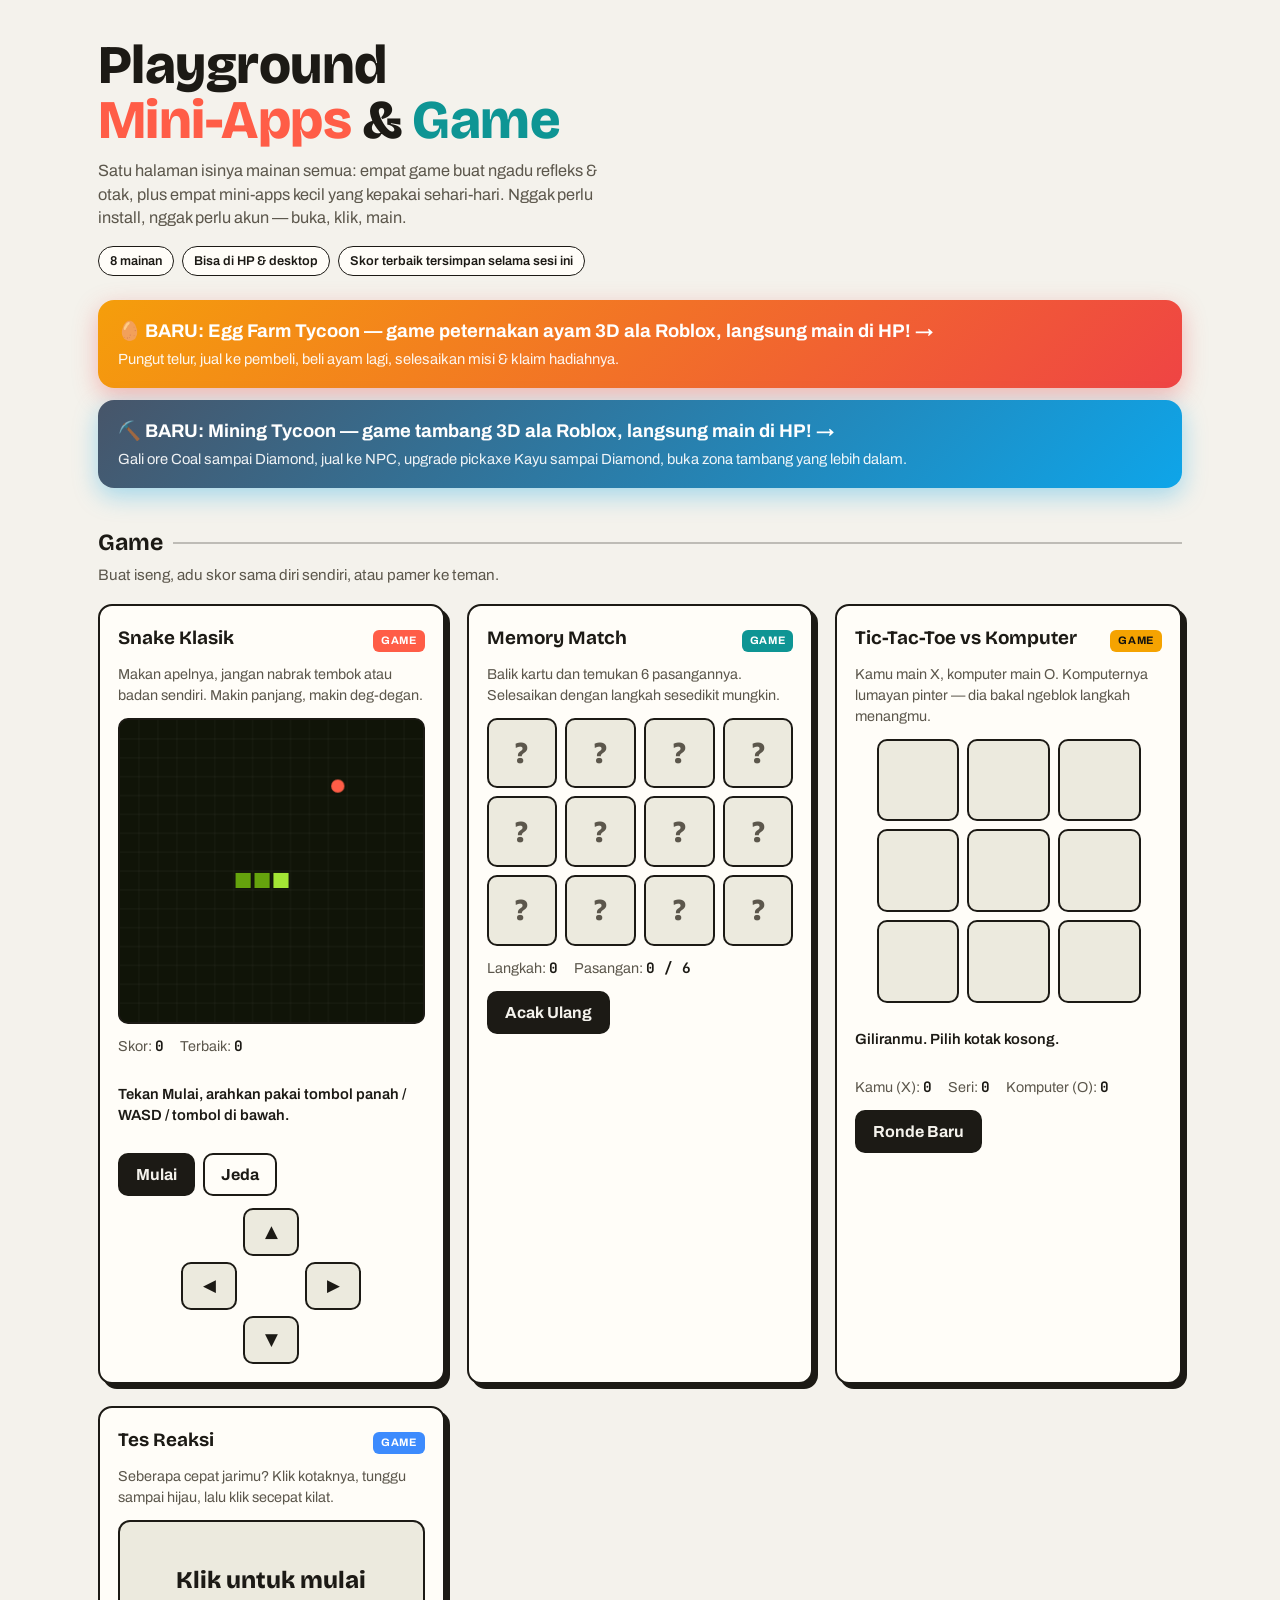
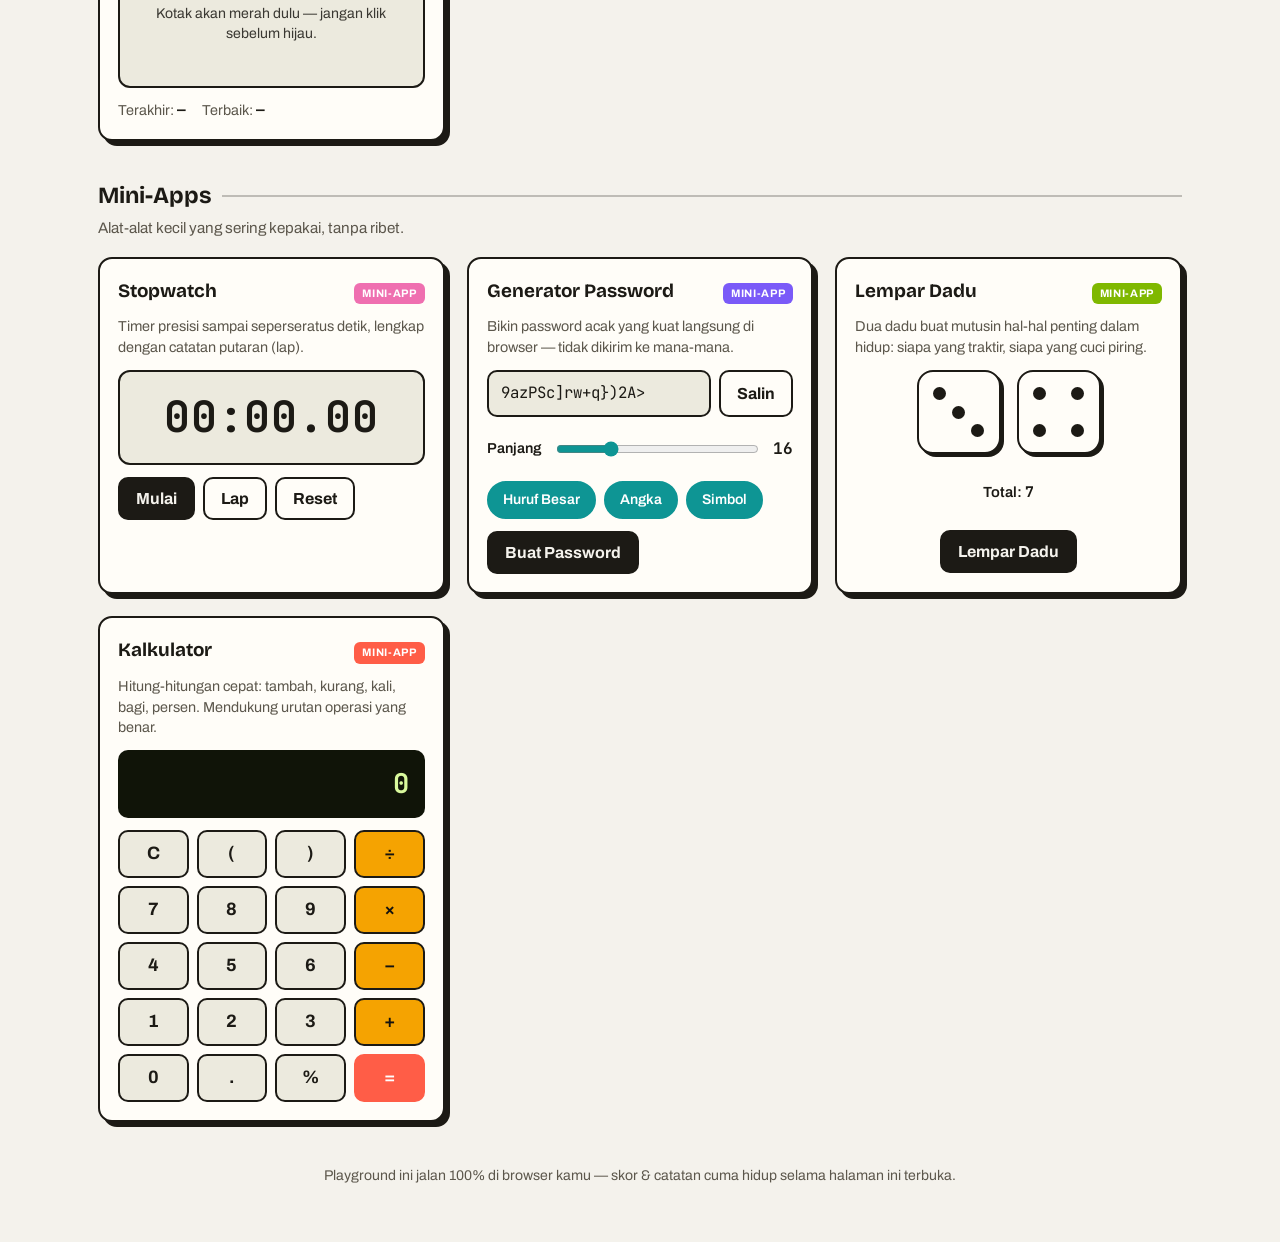
<file: index.html>
<!doctype html>
<html lang="id">
  <head>
    <meta charset="utf-8" />
    <meta name="viewport" content="width=device-width, initial-scale=1, viewport-fit=cover" />
    <meta name="color-scheme" content="light dark" />
    <link rel="icon" href="data:," />
    <title>Playground Mini-Apps &amp; Game</title>
    <link rel="preconnect" href="https://fonts.googleapis.com" />
    <link rel="preconnect" href="https://fonts.gstatic.com" crossorigin />
    <link href="https://fonts.googleapis.com/css2?family=Bricolage+Grotesque:opsz,wght@12..96,500;12..96,700;12..96,800&family=Archivo:wght@400;500;600;700&family=JetBrains+Mono:wght@500;700&display=swap" rel="stylesheet" />
    <style>
      :root {
        --bg: #f4f2ec;
        --surface: #fffdf8;
        --surface-2: #eceade;
        --ink: #1c1a15;
        --ink-soft: #5c574c;
        --line: #1c1a15;
        --shadow: 5px 5px 0 var(--ink);
        --coral: #ff5d47;
        --teal: #0e9594;
        --amber: #f5a301;
        --sky: #3d8bfd;
        --pink: #ef6fb0;
        --lime: #7fb800;
        --violet: #7a5af8;
        --radius: 14px;
      }
      @media (prefers-color-scheme: dark) {
        :root {
          --bg: #14161a;
          --surface: #1e2126;
          --surface-2: #262a30;
          --ink: #f2efe6;
          --ink-soft: #a8a294;
          --line: #f2efe6;
          --shadow: 5px 5px 0 rgba(0,0,0,.55);
        }
      }
      * { box-sizing: border-box; }
      html { -webkit-text-size-adjust: 100%; }
      body {
        margin: 0;
        background: var(--bg);
        color: var(--ink);
        font-family: "Archivo", system-ui, -apple-system, sans-serif;
        line-height: 1.45;
      }
      button, input { font: inherit; }
      button { min-height: 40px; cursor: pointer; }
      .mono { font-family: "JetBrains Mono", ui-monospace, monospace; }

      .wrap { max-width: 1120px; margin: 0 auto; padding: 28px 18px 56px; }

      header.hero { padding: 10px 0 6px; }
      .hero h1 {
        font-family: "Bricolage Grotesque", "Archivo", sans-serif;
        font-weight: 800;
        font-size: clamp(2.1rem, 6vw, 3.4rem);
        line-height: 1.02;
        letter-spacing: -0.01em;
        margin: 0 0 10px;
      }
      .hero h1 .hl-coral { color: var(--coral); }
      .hero h1 .hl-teal { color: var(--teal); }
      .hero p { margin: 0; max-width: 56ch; color: var(--ink-soft); font-size: 1.02rem; }
      .hero .chips { display: flex; flex-wrap: wrap; gap: 8px; margin-top: 16px; }
      .chip {
        font-size: .8rem; font-weight: 600; padding: 5px 11px;
        border: 1.5px solid var(--line); border-radius: 999px; background: var(--surface);
      }

      h2.section-title {
        font-family: "Bricolage Grotesque", "Archivo", sans-serif;
        font-size: 1.45rem; font-weight: 700; margin: 38px 0 4px;
        display: flex; align-items: center; gap: 10px;
      }
      h2.section-title::after { content: ""; flex: 1; height: 2px; background: var(--line); opacity: .25; }
      .section-sub { margin: 0 0 18px; color: var(--ink-soft); font-size: .95rem; }

      .grid { display: grid; grid-template-columns: repeat(auto-fit, minmax(320px, 1fr)); gap: 22px; }
      @media (max-width: 380px) { .grid { grid-template-columns: 1fr; } }

      .card {
        background: var(--surface);
        border: 2px solid var(--line);
        border-radius: var(--radius);
        box-shadow: var(--shadow);
        padding: 18px;
        display: flex; flex-direction: column; gap: 12px;
      }
      .card-head { display: flex; align-items: baseline; justify-content: space-between; gap: 10px; }
      .card-head h3 {
        font-family: "Bricolage Grotesque", "Archivo", sans-serif;
        font-size: 1.18rem; font-weight: 700; margin: 0;
      }
      .tag {
        font-size: .68rem; font-weight: 700; letter-spacing: .06em; text-transform: uppercase;
        padding: 3px 8px; border-radius: 6px; color: #141310; white-space: nowrap;
      }
      .tag.coral { background: var(--coral); color: #fff; }
      .tag.teal { background: var(--teal); color: #fff; }
      .tag.amber { background: var(--amber); }
      .tag.sky { background: var(--sky); color: #fff; }
      .tag.pink { background: var(--pink); color: #fff; }
      .tag.lime { background: var(--lime); color: #fff; }
      .tag.violet { background: var(--violet); color: #fff; }
      .card p.desc { margin: 0; color: var(--ink-soft); font-size: .9rem; }
      .status { font-size: .92rem; font-weight: 600; min-height: 1.35em; }
      .status:empty { display: none; }

      .btn {
        border: 2px solid var(--line); border-radius: 10px; background: var(--surface);
        color: var(--ink); font-weight: 700; padding: 8px 16px;
        transition: transform .08s ease, background .15s ease;
      }
      .btn:hover { background: var(--surface-2); }
      .btn:active { transform: translate(2px, 2px); }
      .btn.primary { background: var(--ink); color: var(--bg); }
      .btn.primary:hover { opacity: .88; background: var(--ink); }
      .btn-row { display: flex; flex-wrap: wrap; gap: 8px; }
      .score-line { display: flex; gap: 16px; flex-wrap: wrap; font-size: .9rem; color: var(--ink-soft); }
      .score-line b { color: var(--ink); }

      /* ---------- Snake ---------- */
      .snake-stage { position: relative; align-self: center; width: 100%; max-width: 320px; }
      canvas#snakeCanvas {
        width: 100%; height: auto; display: block;
        background: #101408; border: 2px solid var(--line); border-radius: 10px;
        touch-action: none;
      }
      .dpad { display: grid; grid-template-columns: repeat(3, 56px); grid-template-rows: repeat(3, 48px); gap: 6px; justify-content: center; }
      .dpad button {
        border: 2px solid var(--line); border-radius: 10px; background: var(--surface-2);
        color: var(--ink); font-size: 1.05rem; font-weight: 700; min-height: 44px;
      }
      .dpad button:active { background: var(--amber); }
      .dpad .up { grid-column: 2; grid-row: 1; }
      .dpad .left { grid-column: 1; grid-row: 2; }
      .dpad .right { grid-column: 3; grid-row: 2; }
      .dpad .down { grid-column: 2; grid-row: 3; }

      /* ---------- Memory ---------- */
      .mem-grid { display: grid; grid-template-columns: repeat(4, 1fr); gap: 8px; }
      .mem-card {
        aspect-ratio: 1; border: 2px solid var(--line); border-radius: 10px;
        background: var(--surface-2); font-size: clamp(1.4rem, 6vw, 1.9rem);
        display: flex; align-items: center; justify-content: center;
        padding: 0; min-height: 44px; user-select: none;
        transition: transform .15s ease, background .15s ease;
      }
      .mem-card .face { display: none; }
      .mem-card .back { color: var(--ink-soft); font-weight: 800; font-family: "Bricolage Grotesque", sans-serif; }
      .mem-card.open, .mem-card.done { background: var(--surface); transform: rotateY(0); }
      .mem-card.open .face, .mem-card.done .face { display: block; }
      .mem-card.open .back, .mem-card.done .back { display: none; }
      .mem-card.done { background: #e7f4d4; border-color: var(--lime); }
      @media (prefers-color-scheme: dark) { .mem-card.done { background: #2c3a17; } }

      /* ---------- Tic-Tac-Toe ---------- */
      .ttt-grid { display: grid; grid-template-columns: repeat(3, 1fr); gap: 8px; max-width: 264px; margin: 0 auto; width: 100%; }
      .ttt-cell {
        aspect-ratio: 1; border: 2px solid var(--line); border-radius: 10px;
        background: var(--surface-2); font-family: "Bricolage Grotesque", sans-serif;
        font-size: 2rem; font-weight: 800; color: var(--ink); padding: 0; min-height: 56px;
      }
      .ttt-cell.win { background: var(--amber); color: #141310; }
      .ttt-cell:disabled { cursor: default; opacity: 1; }

      /* ---------- Reaction ---------- */
      .react-box {
        border: 2px solid var(--line); border-radius: 12px; min-height: 168px;
        display: flex; flex-direction: column; align-items: center; justify-content: center;
        gap: 6px; text-align: center; padding: 18px; cursor: pointer; user-select: none;
        background: var(--surface-2); color: var(--ink); width: 100%;
      }
      .react-box .big { font-family: "Bricolage Grotesque", sans-serif; font-size: 1.5rem; font-weight: 800; }
      .react-box .small { font-size: .88rem; opacity: .85; }
      .react-box.wait { background: var(--coral); color: #fff; border-color: var(--coral); }
      .react-box.ready { background: var(--lime); color: #fff; border-color: var(--lime); }

      /* ---------- Stopwatch ---------- */
      .sw-display {
        font-size: clamp(2rem, 8vw, 2.7rem); font-weight: 700; text-align: center;
        background: var(--surface-2); border: 2px solid var(--line); border-radius: 12px;
        padding: 14px 8px; letter-spacing: .02em;
      }
      .lap-list { margin: 0; padding: 0; list-style: none; max-height: 132px; overflow-y: auto; font-size: .92rem; }
      .lap-list li { display: flex; justify-content: space-between; padding: 5px 2px; border-bottom: 1px dashed color-mix(in srgb, var(--ink) 25%, transparent); }
      .lap-list:empty { display: none; }

      /* ---------- Password ---------- */
      .pw-out {
        display: flex; gap: 8px; align-items: stretch;
      }
      .pw-out output {
        flex: 1; min-width: 0; background: var(--surface-2); border: 2px solid var(--line);
        border-radius: 10px; padding: 10px 12px; font-size: .98rem;
        overflow-x: auto; white-space: nowrap; display: flex; align-items: center;
      }
      .pw-len { display: flex; align-items: center; gap: 12px; }
      .pw-len input[type="range"] { flex: 1; min-height: 36px; accent-color: var(--teal); }
      .toggle-row { display: flex; flex-wrap: wrap; gap: 8px; }
      .toggle {
        border: 2px solid var(--line); border-radius: 999px; background: var(--surface);
        color: var(--ink-soft); font-weight: 600; font-size: .88rem; padding: 6px 14px; min-height: 38px;
      }
      .toggle[aria-pressed="true"] { background: var(--teal); border-color: var(--teal); color: #fff; }

      /* ---------- Dice ---------- */
      .dice-row { display: flex; gap: 16px; justify-content: center; align-items: center; }
      .die {
        width: 84px; height: 84px; background: var(--surface); border: 2.5px solid var(--line);
        border-radius: 16px; display: grid; grid-template-columns: repeat(3, 1fr); grid-template-rows: repeat(3, 1fr);
        padding: 12px; box-shadow: 3px 3px 0 var(--ink);
      }
      .die .pip { width: 13px; height: 13px; border-radius: 50%; background: var(--ink); place-self: center; visibility: hidden; }
      .die .pip.on { visibility: visible; }
      .die.rolling { animation: shake .45s ease; }
      @keyframes shake {
        0%,100% { transform: rotate(0); } 20% { transform: rotate(-9deg) translateY(-4px); }
        45% { transform: rotate(8deg); } 70% { transform: rotate(-6deg) translateY(2px); }
      }

      /* ---------- Calculator ---------- */
      .calc-display {
        background: #101408; color: #d9f99d; border-radius: 10px; padding: 14px 16px;
        font-size: 1.7rem; font-weight: 700; text-align: right; min-height: 64px;
        overflow-x: auto; white-space: nowrap;
      }
      .calc-grid { display: grid; grid-template-columns: repeat(4, 1fr); gap: 8px; }
      .calc-grid button {
        border: 2px solid var(--line); border-radius: 10px; background: var(--surface-2);
        color: var(--ink); font-size: 1.12rem; font-weight: 700; min-height: 48px; padding: 6px 0;
      }
      .calc-grid button.op { background: var(--amber); color: #141310; }
      .calc-grid button.eq { background: var(--coral); color: #fff; border-color: var(--coral); }
      .calc-grid button:active { transform: translate(1px, 1px); }

      footer { margin-top: 44px; color: var(--ink-soft); font-size: .88rem; text-align: center; }

      @media (prefers-reduced-motion: reduce) {
        .die.rolling { animation: none; }
        * { transition: none !important; }
      }
    </style>
  </head>
  <body>
    <div class="wrap">
      <header class="hero">
        <h1>Playground<br /><span class="hl-coral">Mini-Apps</span> &amp; <span class="hl-teal">Game</span></h1>
        <p>Satu halaman isinya mainan semua: empat game buat ngadu refleks &amp; otak, plus empat mini-apps kecil yang kepakai sehari-hari. Nggak perlu install, nggak perlu akun — buka, klik, main.</p>
        <div class="chips">
          <span class="chip">8 mainan</span>
          <span class="chip">Bisa di HP &amp; desktop</span>
          <span class="chip">Skor terbaik tersimpan selama sesi ini</span>
        </div>
      </header>

      <a href="egg-farm/" style="display:block;margin:18px 0 6px;padding:18px 20px;border-radius:16px;background:linear-gradient(135deg,#f59e0b,#ef4444);color:#fff;text-decoration:none;font-weight:700;font-size:1.15rem;box-shadow:0 8px 24px rgba(239,68,68,.35)">
        🥚 BARU: Egg Farm Tycoon — game peternakan ayam 3D ala Roblox, langsung main di HP! &rarr;
        <span style="display:block;font-weight:400;font-size:.92rem;opacity:.92;margin-top:4px">Pungut telur, jual ke pembeli, beli ayam lagi, selesaikan misi &amp; klaim hadiahnya.</span>
      </a>

      <a href="mining/" style="display:block;margin:12px 0 6px;padding:18px 20px;border-radius:16px;background:linear-gradient(135deg,#475569,#0ea5e9);color:#fff;text-decoration:none;font-weight:700;font-size:1.15rem;box-shadow:0 8px 24px rgba(14,165,233,.35)">
        ⛏️ BARU: Mining Tycoon — game tambang 3D ala Roblox, langsung main di HP! &rarr;
        <span style="display:block;font-weight:400;font-size:.92rem;opacity:.92;margin-top:4px">Gali ore Coal sampai Diamond, jual ke NPC, upgrade pickaxe Kayu sampai Diamond, buka zona tambang yang lebih dalam.</span>
      </a>

      <h2 class="section-title">Game</h2>
      <p class="section-sub">Buat iseng, adu skor sama diri sendiri, atau pamer ke teman.</p>

      <div class="grid">
        <!-- SNAKE -->
        <section class="card" aria-labelledby="t-snake">
          <div class="card-head"><h3 id="t-snake">Snake Klasik</h3><span class="tag coral">Game</span></div>
          <p class="desc">Makan apelnya, jangan nabrak tembok atau badan sendiri. Makin panjang, makin deg-degan.</p>
          <div class="snake-stage">
            <canvas id="snakeCanvas" width="320" height="320" aria-label="Arena permainan snake"></canvas>
          </div>
          <div class="score-line">
            <span>Skor: <b class="mono" id="snakeScore">0</b></span>
            <span>Terbaik: <b class="mono" id="snakeBest">0</b></span>
          </div>
          <p class="status" id="snakeStatus">Tekan Mulai, arahkan pakai tombol panah / WASD / tombol di bawah.</p>
          <div class="btn-row">
            <button class="btn primary" id="snakeStart" type="button">Mulai</button>
            <button class="btn" id="snakePause" type="button">Jeda</button>
          </div>
          <div class="dpad" aria-label="Kontrol arah snake">
            <button type="button" class="up" data-dir="up" aria-label="Atas">▲</button>
            <button type="button" class="left" data-dir="left" aria-label="Kiri">◀</button>
            <button type="button" class="right" data-dir="right" aria-label="Kanan">▶</button>
            <button type="button" class="down" data-dir="down" aria-label="Bawah">▼</button>
          </div>
        </section>

        <!-- MEMORY -->
        <section class="card" aria-labelledby="t-memory">
          <div class="card-head"><h3 id="t-memory">Memory Match</h3><span class="tag teal">Game</span></div>
          <p class="desc">Balik kartu dan temukan 6 pasangannya. Selesaikan dengan langkah sesedikit mungkin.</p>
          <div class="mem-grid" id="memGrid" role="group" aria-label="Kartu memory"></div>
          <div class="score-line">
            <span>Langkah: <b class="mono" id="memMoves">0</b></span>
            <span>Pasangan: <b class="mono" id="memPairs">0 / 6</b></span>
          </div>
          <p class="status" id="memStatus"></p>
          <div class="btn-row">
            <button class="btn primary" id="memReset" type="button">Acak Ulang</button>
          </div>
        </section>

        <!-- TIC TAC TOE -->
        <section class="card" aria-labelledby="t-ttt">
          <div class="card-head"><h3 id="t-ttt">Tic-Tac-Toe vs Komputer</h3><span class="tag amber">Game</span></div>
          <p class="desc">Kamu main X, komputer main O. Komputernya lumayan pinter — dia bakal ngeblok langkah menangmu.</p>
          <div class="ttt-grid" id="tttGrid" role="group" aria-label="Papan tic-tac-toe"></div>
          <p class="status" id="tttStatus">Giliranmu. Pilih kotak kosong.</p>
          <div class="score-line">
            <span>Kamu (X): <b class="mono" id="tttWinX">0</b></span>
            <span>Seri: <b class="mono" id="tttDraw">0</b></span>
            <span>Komputer (O): <b class="mono" id="tttWinO">0</b></span>
          </div>
          <div class="btn-row">
            <button class="btn primary" id="tttReset" type="button">Ronde Baru</button>
          </div>
        </section>

        <!-- REACTION -->
        <section class="card" aria-labelledby="t-react">
          <div class="card-head"><h3 id="t-react">Tes Reaksi</h3><span class="tag sky">Game</span></div>
          <p class="desc">Seberapa cepat jarimu? Klik kotaknya, tunggu sampai hijau, lalu klik secepat kilat.</p>
          <button class="react-box" id="reactBox" type="button" aria-live="polite">
            <span class="big" id="reactBig">Klik untuk mulai</span>
            <span class="small" id="reactSmall">Kotak akan merah dulu — jangan klik sebelum hijau.</span>
          </button>
          <div class="score-line">
            <span>Terakhir: <b class="mono" id="reactLast">—</b></span>
            <span>Terbaik: <b class="mono" id="reactBest">—</b></span>
          </div>
        </section>
      </div>

      <h2 class="section-title">Mini-Apps</h2>
      <p class="section-sub">Alat-alat kecil yang sering kepakai, tanpa ribet.</p>

      <div class="grid">
        <!-- STOPWATCH -->
        <section class="card" aria-labelledby="t-sw">
          <div class="card-head"><h3 id="t-sw">Stopwatch</h3><span class="tag pink">Mini-App</span></div>
          <p class="desc">Timer presisi sampai seperseratus detik, lengkap dengan catatan putaran (lap).</p>
          <div class="sw-display mono" id="swDisplay">00:00.00</div>
          <div class="btn-row">
            <button class="btn primary" id="swToggle" type="button">Mulai</button>
            <button class="btn" id="swLap" type="button">Lap</button>
            <button class="btn" id="swReset" type="button">Reset</button>
          </div>
          <ul class="lap-list mono" id="swLaps"></ul>
        </section>

        <!-- PASSWORD -->
        <section class="card" aria-labelledby="t-pw">
          <div class="card-head"><h3 id="t-pw">Generator Password</h3><span class="tag violet">Mini-App</span></div>
          <p class="desc">Bikin password acak yang kuat langsung di browser — tidak dikirim ke mana-mana.</p>
          <div class="pw-out">
            <output class="mono" id="pwOut" aria-label="Password hasil generate">Klik “Buat Password”</output>
            <button class="btn" id="pwCopy" type="button">Salin</button>
          </div>
          <div class="pw-len">
            <label for="pwLen" style="font-weight:600; font-size:.9rem;">Panjang</label>
            <input type="range" id="pwLen" min="8" max="40" value="16" />
            <b class="mono" id="pwLenVal">16</b>
          </div>
          <div class="toggle-row" role="group" aria-label="Pilihan karakter">
            <button class="toggle" type="button" id="pwUpper" aria-pressed="true">Huruf Besar</button>
            <button class="toggle" type="button" id="pwNum" aria-pressed="true">Angka</button>
            <button class="toggle" type="button" id="pwSym" aria-pressed="true">Simbol</button>
          </div>
          <p class="status" id="pwStatus"></p>
          <div class="btn-row">
            <button class="btn primary" id="pwGen" type="button">Buat Password</button>
          </div>
        </section>

        <!-- DICE -->
        <section class="card" aria-labelledby="t-dice">
          <div class="card-head"><h3 id="t-dice">Lempar Dadu</h3><span class="tag lime">Mini-App</span></div>
          <p class="desc">Dua dadu buat mutusin hal-hal penting dalam hidup: siapa yang traktir, siapa yang cuci piring.</p>
          <div class="dice-row">
            <div class="die" id="die1" aria-label="Dadu pertama"></div>
            <div class="die" id="die2" aria-label="Dadu kedua"></div>
          </div>
          <p class="status" id="diceStatus" style="text-align:center;"><span id="diceLabel">Total:</span> <b class="mono" id="diceTotal">7</b></p>
          <div class="btn-row" style="justify-content:center;">
            <button class="btn primary" id="diceRoll" type="button">Lempar Dadu</button>
          </div>
        </section>

        <!-- CALCULATOR -->
        <section class="card" aria-labelledby="t-calc">
          <div class="card-head"><h3 id="t-calc">Kalkulator</h3><span class="tag coral">Mini-App</span></div>
          <p class="desc">Hitung-hitungan cepat: tambah, kurang, kali, bagi, persen. Mendukung urutan operasi yang benar.</p>
          <div class="calc-display mono" id="calcDisplay">0</div>
          <div class="calc-grid" id="calcGrid" role="group" aria-label="Tombol kalkulator"></div>
        </section>
      </div>

      <footer>Playground ini jalan 100% di browser kamu — skor &amp; catatan cuma hidup selama halaman ini terbuka.</footer>
    </div>

    <script>
      "use strict";
      var $ = function (id) { return document.getElementById(id); };

      /* ================= SNAKE ================= */
      (function () {
        var canvas = $("snakeCanvas"), ctx = canvas.getContext("2d");
        var COLS = 16, ROWS = 16, CELL = canvas.width / COLS;
        var snake, dir, nextDir, food, score = 0, best = 0, timer = null, running = false, paused = false;

        function placeFood() {
          do {
            food = { x: Math.floor(Math.random() * COLS), y: Math.floor(Math.random() * ROWS) };
          } while (snake.some(function (s) { return s.x === food.x && s.y === food.y; }));
        }
        function reset() {
          snake = [{ x: 8, y: 8 }, { x: 7, y: 8 }, { x: 6, y: 8 }];
          dir = { x: 1, y: 0 }; nextDir = dir; score = 0;
          $("snakeScore").textContent = "0";
          placeFood(); draw();
        }
        function draw() {
          ctx.fillStyle = "#101408"; ctx.fillRect(0, 0, canvas.width, canvas.height);
          ctx.strokeStyle = "rgba(255,255,255,.05)"; ctx.lineWidth = 1;
          for (var i = 1; i < COLS; i++) {
            ctx.beginPath(); ctx.moveTo(i * CELL, 0); ctx.lineTo(i * CELL, canvas.height); ctx.stroke();
            ctx.beginPath(); ctx.moveTo(0, i * CELL); ctx.lineTo(canvas.width, i * CELL); ctx.stroke();
          }
          ctx.fillStyle = "#ff5d47";
          ctx.beginPath();
          ctx.arc(food.x * CELL + CELL / 2, food.y * CELL + CELL / 2, CELL / 2 - 3, 0, Math.PI * 2);
          ctx.fill();
          snake.forEach(function (s, idx) {
            ctx.fillStyle = idx === 0 ? "#a3e635" : "#65a30d";
            ctx.fillRect(s.x * CELL + 2, s.y * CELL + 2, CELL - 4, CELL - 4);
          });
        }
        function step() {
          dir = nextDir;
          var head = { x: snake[0].x + dir.x, y: snake[0].y + dir.y };
          if (head.x < 0 || head.y < 0 || head.x >= COLS || head.y >= ROWS ||
              snake.some(function (s) { return s.x === head.x && s.y === head.y; })) {
            gameOver(); return;
          }
          snake.unshift(head);
          if (head.x === food.x && head.y === food.y) {
            score += 10;
            $("snakeScore").textContent = String(score);
            if (score > best) { best = score; $("snakeBest").textContent = String(best); }
            placeFood();
          } else { snake.pop(); }
          draw();
        }
        function startLoop() { timer = setInterval(step, 135); }
        function stopLoop() { if (timer) { clearInterval(timer); timer = null; } }
        function gameOver() {
          stopLoop(); running = false; paused = false;
          $("snakeStart").textContent = "Main Lagi";
          $("snakeStatus").textContent = "Game over! Skor akhir " + score + ". Tekan Main Lagi buat coba ngalahin skor terbaikmu.";
        }
        function setDir(name) {
          var map = { up: { x: 0, y: -1 }, down: { x: 0, y: 1 }, left: { x: -1, y: 0 }, right: { x: 1, y: 0 } };
          var d = map[name]; if (!d) return;
          if (d.x === -dir.x && d.y === -dir.y) return;
          if (snake.length > 1 && d.x === -nextDir.x && d.y === -nextDir.y && (nextDir.x !== dir.x || nextDir.y !== dir.y)) return;
          nextDir = d;
        }
        $("snakeStart").addEventListener("click", function () {
          reset(); stopLoop(); running = true; paused = false;
          $("snakeStart").textContent = "Ulang dari Awal";
          $("snakeStatus").textContent = "Gas! Arahkan pakai panah / WASD / tombol di bawah.";
          startLoop();
        });
        $("snakePause").addEventListener("click", function () {
          if (!running) return;
          paused = !paused;
          if (paused) { stopLoop(); $("snakePause").textContent = "Lanjut"; $("snakeStatus").textContent = "Jeda dulu. Napas."; }
          else { startLoop(); $("snakePause").textContent = "Jeda"; $("snakeStatus").textContent = "Lanjut main!"; }
        });
        document.querySelectorAll(".dpad button").forEach(function (b) {
          b.addEventListener("click", function () { setDir(b.getAttribute("data-dir")); });
        });
        var touchStart = null;
        canvas.addEventListener("touchstart", function (e) {
          touchStart = { x: e.touches[0].clientX, y: e.touches[0].clientY };
        }, { passive: true });
        canvas.addEventListener("touchmove", function (e) {
          if (!touchStart) return;
          var dx = e.touches[0].clientX - touchStart.x, dy = e.touches[0].clientY - touchStart.y;
          if (Math.abs(dx) < 24 && Math.abs(dy) < 24) return;
          setDir(Math.abs(dx) > Math.abs(dy) ? (dx > 0 ? "right" : "left") : (dy > 0 ? "down" : "up"));
          touchStart = null;
          e.preventDefault();
        }, { passive: false });
        document.addEventListener("keydown", function (e) {
          if (!running || paused) return;
          var k = e.key.toLowerCase();
          var name = { arrowup: "up", w: "up", arrowdown: "down", s: "down", arrowleft: "left", a: "left", arrowright: "right", d: "right" }[k];
          if (name) { setDir(name); e.preventDefault(); }
        });
        reset();
      })();

      /* ================= MEMORY ================= */
      (function () {
        var FACES = ["🍕", "🐱", "🚀", "🎧", "🍩", "🦊"];
        var grid = $("memGrid"), open = [], lock = false, moves = 0, pairs = 0;
        function shuffle(a) {
          for (var i = a.length - 1; i > 0; i--) {
            var j = Math.floor(Math.random() * (i + 1)), t = a[i]; a[i] = a[j]; a[j] = t;
          }
          return a;
        }
        function build() {
          grid.innerHTML = ""; open = []; lock = false; moves = 0; pairs = 0;
          $("memMoves").textContent = "0"; $("memPairs").textContent = "0 / 6"; $("memStatus").textContent = "";
          shuffle(FACES.concat(FACES)).forEach(function (face) {
            var b = document.createElement("button");
            b.type = "button"; b.className = "mem-card"; b.setAttribute("aria-label", "Kartu tertutup");
            b.innerHTML = '<span class="back">?</span><span class="face">' + face + "</span>";
            b.addEventListener("click", function () {
              if (lock || b.classList.contains("open") || b.classList.contains("done")) return;
              b.classList.add("open"); b.setAttribute("aria-label", "Kartu " + face);
              open.push({ el: b, face: face });
              if (open.length === 2) {
                moves++; $("memMoves").textContent = String(moves);
                if (open[0].face === open[1].face) {
                  open.forEach(function (o) { o.el.classList.add("done"); o.el.classList.remove("open"); });
                  open = []; pairs++;
                  $("memPairs").textContent = pairs + " / 6";
                  if (pairs === 6) $("memStatus").textContent = "Mantap! Semua pasangan ketemu dalam " + moves + " langkah. 🎉";
                } else {
                  lock = true;
                  var first = open[0], second = open[1]; open = [];
                  setTimeout(function () {
                    first.el.classList.remove("open"); second.el.classList.remove("open");
                    first.el.setAttribute("aria-label", "Kartu tertutup");
                    second.el.setAttribute("aria-label", "Kartu tertutup");
                    lock = false;
                  }, 750);
                }
              }
            });
            grid.appendChild(b);
          });
        }
        $("memReset").addEventListener("click", build);
        build();
      })();

      /* ================= TIC-TAC-TOE ================= */
      (function () {
        var LINES = [[0,1,2],[3,4,5],[6,7,8],[0,3,6],[1,4,7],[2,5,8],[0,4,8],[2,4,6]];
        var grid = $("tttGrid"), board, over, tally = { X: 0, O: 0, D: 0 };
        function winner(b) {
          for (var i = 0; i < LINES.length; i++) {
            var L = LINES[i];
            if (b[L[0]] && b[L[0]] === b[L[1]] && b[L[1]] === b[L[2]]) return { who: b[L[0]], line: L };
          }
          return null;
        }
        function aiMove() {
          var empty = board.map(function (v, i) { return v ? -1 : i; }).filter(function (i) { return i >= 0; });
          if (!empty.length) return -1;
          function findFor(mark) {
            for (var n = 0; n < empty.length; n++) {
              var i = empty[n], copy = board.slice(); copy[i] = mark;
              var w = winner(copy);
              if (w && w.who === mark) return i;
            }
            return -1;
          }
          var win = findFor("O"); if (win >= 0) return win;
          var block = findFor("X"); if (block >= 0) return block;
          if (board[4] === "") return 4;
          return empty[Math.floor(Math.random() * empty.length)];
        }
        function render(winLine) {
          grid.innerHTML = "";
          board.forEach(function (v, i) {
            var b = document.createElement("button");
            b.type = "button"; b.className = "ttt-cell" + (winLine && winLine.indexOf(i) >= 0 ? " win" : "");
            b.textContent = v; b.disabled = over || v !== "";
            b.setAttribute("aria-label", "Kotak " + (i + 1) + (v ? " isi " + v : " kosong"));
            b.addEventListener("click", function () { play(i); });
            grid.appendChild(b);
          });
        }
        function finish(w) {
          over = true;
          if (w) {
            tally[w.who]++;
            $("tttStatus").textContent = w.who === "X" ? "Kamu menang! 🎉 Komputer sampai mikir keras barusan." : "Komputer menang ronde ini. Balas di ronde baru!";
            render(w.line);
          } else {
            tally.D++;
            $("tttStatus").textContent = "Seri! Imbang — nggak ada yang mau ngalah.";
            render(null);
          }
          $("tttWinX").textContent = String(tally.X);
          $("tttWinO").textContent = String(tally.O);
          $("tttDraw").textContent = String(tally.D);
        }
        function play(i) {
          if (over || board[i]) return;
          board[i] = "X";
          var w = winner(board);
          if (w) { finish(w); return; }
          if (board.every(function (v) { return v; })) { finish(null); return; }
          render(null);
          $("tttStatus").textContent = "Komputer lagi mikir…";
          setTimeout(function () {
            var m = aiMove(); if (m >= 0) board[m] = "O";
            var w2 = winner(board);
            if (w2) { finish(w2); return; }
            if (board.every(function (v) { return v; })) { finish(null); return; }
            render(null);
            $("tttStatus").textContent = "Giliranmu. Pilih kotak kosong.";
          }, 320);
        }
        function reset() { board = ["", "", "", "", "", "", "", "", ""]; over = false; render(null); $("tttStatus").textContent = "Giliranmu. Pilih kotak kosong."; }
        $("tttReset").addEventListener("click", reset);
        reset();
      })();

      /* ================= REACTION TEST ================= */
      (function () {
        var box = $("reactBox"), big = $("reactBig"), small = $("reactSmall");
        var state = "idle", timeout = null, startAt = 0, best = null;
        function setIdle(msg) {
          state = "idle"; box.className = "react-box";
          big.textContent = "Klik untuk mulai";
          small.textContent = msg || "Kotak akan merah dulu — jangan klik sebelum hijau.";
        }
        box.addEventListener("click", function () {
          if (state === "idle") {
            state = "waiting"; box.className = "react-box wait";
            big.textContent = "Tunggu hijau…";
            small.textContent = "Jangan klik dulu!";
            timeout = setTimeout(function () {
              state = "ready"; box.className = "react-box ready";
              big.textContent = "KLIK!";
              small.textContent = "Sekarang!";
              startAt = performance.now();
            }, 1200 + Math.random() * 2600);
          } else if (state === "waiting") {
            clearTimeout(timeout);
            setIdle("Kepencet duluan! Itu namanya false start. Coba lagi, tunggu hijaunya.");
          } else if (state === "ready") {
            var ms = Math.round(performance.now() - startAt);
            $("reactLast").textContent = ms + " ms";
            if (best === null || ms < best) { best = ms; $("reactBest").textContent = ms + " ms"; }
            state = "idle"; box.className = "react-box";
            big.textContent = ms + " ms";
            small.textContent = ms < 200 ? "Refleks dewa. Klik lagi buat coba ngalahin itu." :
              ms < 300 ? "Cepat banget! Klik lagi buat coba lebih cepat." :
              ms < 450 ? "Lumayan. Rata-rata orang sekitar 250 ms. Klik buat coba lagi." :
              "Agak santai ya. Klik buat coba lagi — fokus ke warnanya.";
          }
        });
      })();

      /* ================= STOPWATCH ================= */
      (function () {
        var disp = $("swDisplay"), lapsEl = $("swLaps");
        var startAt = 0, elapsed = 0, timer = null, lapCount = 0, lastLapTotal = 0;
        function fmt(ms) {
          var m = Math.floor(ms / 60000), s = Math.floor(ms / 1000) % 60, cs = Math.floor(ms / 10) % 100;
          function p(n) { return (n < 10 ? "0" : "") + n; }
          return p(m) + ":" + p(s) + "." + p(cs);
        }
        function tick() { disp.textContent = fmt(elapsed + (Date.now() - startAt)); }
        $("swToggle").addEventListener("click", function () {
          if (timer) {
            elapsed += Date.now() - startAt;
            clearInterval(timer); timer = null;
            disp.textContent = fmt(elapsed);
            $("swToggle").textContent = "Lanjut";
          } else {
            startAt = Date.now();
            timer = setInterval(tick, 31);
            $("swToggle").textContent = "Berhenti";
          }
        });
        $("swLap").addEventListener("click", function () {
          var total = elapsed + (timer ? Date.now() - startAt : 0);
          if (total === 0) return;
          lapCount++;
          var li = document.createElement("li");
          li.innerHTML = "<span>Lap " + lapCount + "</span><span>+" + fmt(total - lastLapTotal) + "</span><span>" + fmt(total) + "</span>";
          lapsEl.insertBefore(li, lapsEl.firstChild);
          lastLapTotal = total;
        });
        $("swReset").addEventListener("click", function () {
          clearInterval(timer); timer = null; elapsed = 0; lapCount = 0; lastLapTotal = 0;
          disp.textContent = "00:00.00"; lapsEl.innerHTML = "";
          $("swToggle").textContent = "Mulai";
        });
      })();

      /* ================= PASSWORD GENERATOR ================= */
      (function () {
        var SETS = {
          lower: "abcdefghjkmnpqrstuvwxyz",
          upper: "ABCDEFGHJKMNPQRSTUVWXYZ",
          num: "23456789",
          sym: "!@#$%^&*()-_=+[]{}<>?"
        };
        function gen() {
          var pool = SETS.lower;
          if ($("pwUpper").getAttribute("aria-pressed") === "true") pool += SETS.upper;
          if ($("pwNum").getAttribute("aria-pressed") === "true") pool += SETS.num;
          if ($("pwSym").getAttribute("aria-pressed") === "true") pool += SETS.sym;
          var len = parseInt($("pwLen").value, 10), out = "", buf = new Uint32Array(len);
          crypto.getRandomValues(buf);
          for (var i = 0; i < len; i++) out += pool[buf[i] % pool.length];
          $("pwOut").textContent = out;
          $("pwStatus").textContent = "";
        }
        ["pwUpper", "pwNum", "pwSym"].forEach(function (id) {
          $(id).addEventListener("click", function () {
            var el = $(id);
            el.setAttribute("aria-pressed", el.getAttribute("aria-pressed") === "true" ? "false" : "true");
          });
        });
        $("pwLen").addEventListener("input", function () { $("pwLenVal").textContent = $("pwLen").value; });
        $("pwGen").addEventListener("click", gen);
        $("pwCopy").addEventListener("click", function () {
          var text = $("pwOut").textContent;
          if (!text || text.indexOf("Klik") === 0) { $("pwStatus").textContent = "Buat passwordnya dulu, baru disalin."; return; }
          if (navigator.clipboard && navigator.clipboard.writeText) {
            navigator.clipboard.writeText(text).then(function () {
              $("pwStatus").textContent = "Tersalin! Tempel di tempat yang aman.";
            }, function () { $("pwStatus").textContent = "Gagal menyalin otomatis — salin manual dari kotak di atas."; });
          } else {
            $("pwStatus").textContent = "Browser ini tidak mendukung salin otomatis — salin manual dari kotak di atas.";
          }
        });
        gen();
      })();

      /* ================= DICE ================= */
      (function () {
        var PIPS = { 1: [4], 2: [0, 8], 3: [0, 4, 8], 4: [0, 2, 6, 8], 5: [0, 2, 4, 6, 8], 6: [0, 2, 3, 5, 6, 8] };
        function buildDie(el) {
          el.innerHTML = "";
          for (var i = 0; i < 9; i++) { var s = document.createElement("span"); s.className = "pip"; el.appendChild(s); }
        }
        function setDie(el, val) {
          var pips = el.querySelectorAll(".pip");
          pips.forEach(function (p, i) { p.classList.toggle("on", PIPS[val].indexOf(i) >= 0); });
        }
        buildDie($("die1")); buildDie($("die2"));
        setDie($("die1"), 3); setDie($("die2"), 4);
        $("diceRoll").addEventListener("click", function () {
          var d1 = $("die1"), d2 = $("die2");
          d1.classList.remove("rolling"); d2.classList.remove("rolling");
          void d1.offsetWidth;
          d1.classList.add("rolling"); d2.classList.add("rolling");
          var spins = 0;
          var iv = setInterval(function () {
            setDie(d1, 1 + Math.floor(Math.random() * 6));
            setDie(d2, 1 + Math.floor(Math.random() * 6));
            if (++spins >= 6) {
              clearInterval(iv);
              var a = 1 + Math.floor(Math.random() * 6), b = 1 + Math.floor(Math.random() * 6);
              setDie(d1, a); setDie(d2, b);
              $("diceTotal").textContent = String(a + b);
              $("diceLabel").textContent = a === b ? "Dobel!" : "Total:";
            }
          }, 70);
        });
      })();

      /* ================= CALCULATOR ================= */
      (function () {
        var disp = $("calcDisplay"), expr = "", justEvaled = false;
        var KEYS = ["C", "(", ")", "÷", "7", "8", "9", "×", "4", "5", "6", "−", "1", "2", "3", "+", "0", ".", "%", "="];
        function show() { disp.textContent = expr === "" ? "0" : expr; }
        function evaluate(s) {
          var tokens = [], i = 0;
          while (i < s.length) {
            var c = s[i];
            if (/[0-9.]/.test(c)) {
              var num = "";
              while (i < s.length && /[0-9.]/.test(s[i])) num += s[i++];
              tokens.push(parseFloat(num));
            } else if ("+-*/%()".indexOf(c) >= 0) { tokens.push(c); i++; }
            else if (c === " ") { i++; }
            else throw new Error("bad char");
          }
          var pos = 0;
          function peek() { return tokens[pos]; }
          function parseExpr() {
            var v = parseTerm();
            while (peek() === "+" || peek() === "-") { var op = tokens[pos++]; var r = parseTerm(); v = op === "+" ? v + r : v - r; }
            return v;
          }
          function parseTerm() {
            var v = parseFactor();
            while (peek() === "*" || peek() === "/" || peek() === "%") {
              var op = tokens[pos++];
              var r = parseFactor();
              if (op === "*") v = v * r;
              else if (op === "/") { if (r === 0) throw new Error("div0"); v = v / r; }
              else v = v * r / 100;
            }
            return v;
          }
          function parseFactor() {
            var t = tokens[pos++];
            if (t === "(") { var v = parseExpr(); if (tokens[pos++] !== ")") throw new Error("paren"); return v; }
            if (t === "-") return -parseFactor();
            if (t === "+") return parseFactor();
            if (typeof t === "number") return t;
            throw new Error("factor");
          }
          var result = parseExpr();
          if (pos !== tokens.length || !isFinite(result)) throw new Error("invalid");
          return Math.round(result * 1e10) / 1e10;
        }
        KEYS.forEach(function (k) {
          var b = document.createElement("button");
          b.type = "button"; b.textContent = k;
          if ("÷×−+".indexOf(k) >= 0) b.className = "op";
          if (k === "=") b.className = "eq";
          b.setAttribute("aria-label", "Tombol " + k);
          b.addEventListener("click", function () {
            if (k === "C") { expr = ""; justEvaled = false; }
            else if (k === "=") {
              if (!expr) return;
              try { expr = String(evaluate(expr)); justEvaled = true; }
              catch (e) { expr = ""; disp.textContent = "Error"; return; }
            } else {
              var insert = k === "÷" ? "/" : k === "×" ? "*" : k === "−" ? "-" : k;
              if (justEvaled && /[0-9.(]/.test(insert)) expr = "";
              justEvaled = false;
              expr += insert;
            }
            show();
          });
          $("calcGrid").appendChild(b);
        });
        show();
      })();
    </script>
  </body>
</html>
</file>
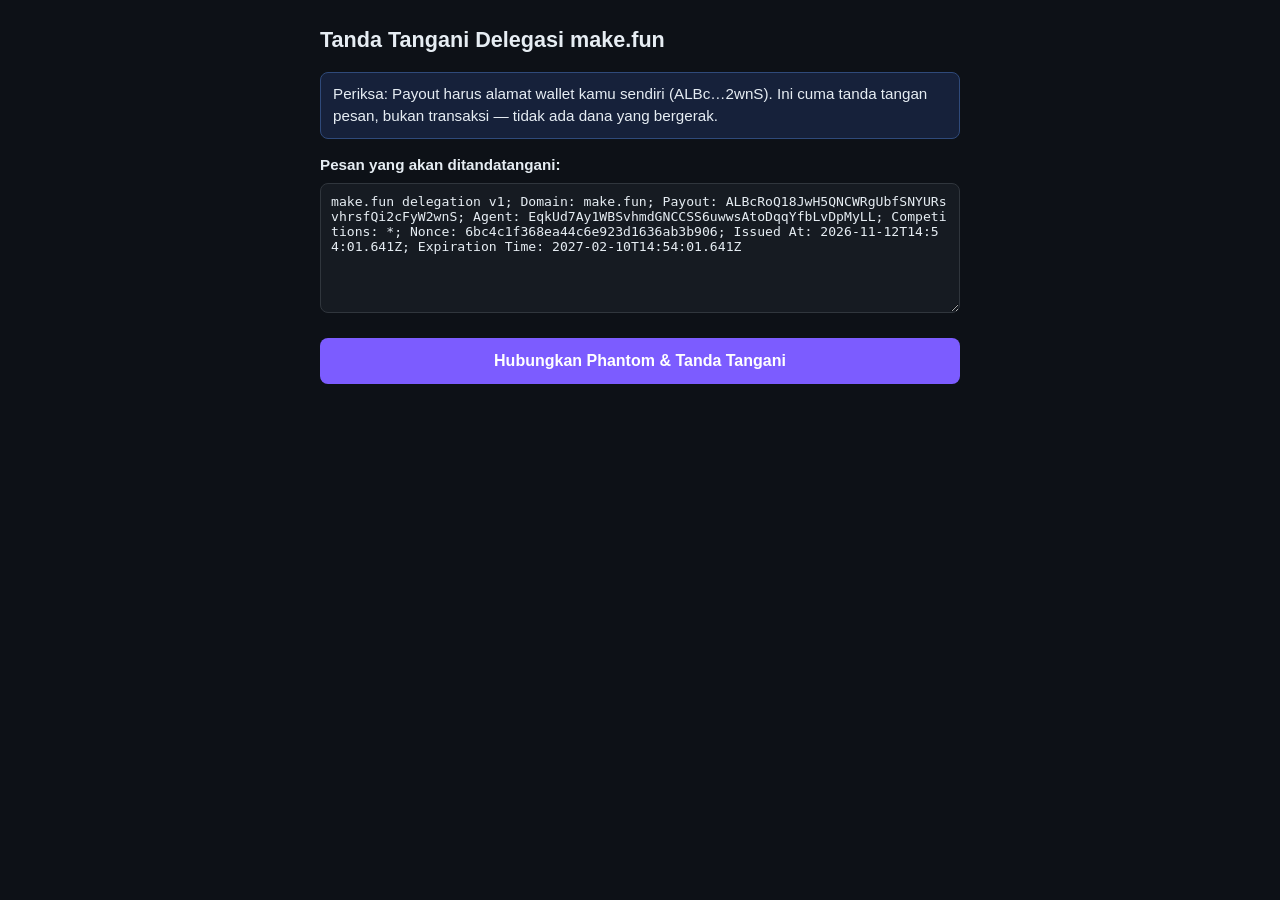
<file: sign/index.html>
<!DOCTYPE html>
<html lang="id">
<head>
<meta charset="UTF-8">
<meta name="viewport" content="width=device-width, initial-scale=1.0">
<title>Tanda Tangani Delegasi make.fun</title>
<style>
  * { box-sizing: border-box; }
  body {
    margin: 0; padding: 16px;
    background: #0d1117; color: #e6edf3;
    font-family: -apple-system, BlinkMacSystemFont, "Segoe UI", Roboto, Arial, sans-serif;
    line-height: 1.5;
  }
  .wrap { max-width: 640px; margin: 0 auto; }
  h1 { font-size: 1.35rem; margin: 8px 0 12px; }
  h2 { font-size: 1rem; margin: 20px 0 6px; }
  p.note {
    background: #16213a; border: 1px solid #2f4a7a; border-radius: 8px;
    padding: 10px 12px; font-size: 0.95rem;
  }
  label { display: block; font-weight: 600; margin: 14px 0 6px; font-size: 0.95rem; }
  textarea {
    width: 100%; background: #161b22; color: #e6edf3;
    border: 1px solid #30363d; border-radius: 8px;
    padding: 10px; font-family: ui-monospace, Menlo, Consolas, monospace;
    font-size: 0.82rem; resize: vertical; word-break: break-all;
  }
  #msg { min-height: 130px; }
  .sig { min-height: 74px; }
  button {
    cursor: pointer; border: 0; border-radius: 8px;
    font-size: 1rem; font-weight: 600;
  }
  #signBtn {
    display: block; width: 100%; margin: 18px 0 6px;
    padding: 14px; background: #7c5cff; color: #fff;
  }
  #signBtn:disabled { background: #44406b; color: #aaa; }
  .copyBtn {
    padding: 8px 14px; background: #21262d; color: #e6edf3;
    border: 1px solid #30363d; font-size: 0.9rem; margin-top: 6px;
  }
  #status { min-height: 1.4em; font-size: 0.95rem; margin-top: 10px; }
  #status.ok { color: #3fb950; }
  #status.err { color: #f85149; }
  #wallet { font-size: 0.9rem; color: #8b949e; word-break: break-all; }
  #result { display: none; }
</style>
</head>
<body>
<div class="wrap">
  <h1>Tanda Tangani Delegasi make.fun</h1>

  <p class="note">Periksa: Payout harus alamat wallet kamu sendiri (ALBc…2wnS). Ini cuma tanda tangan pesan, bukan transaksi — tidak ada dana yang bergerak.</p>

  <label for="msg">Pesan yang akan ditandatangani:</label>
  <textarea id="msg" readonly>make.fun delegation v1; Domain: make.fun; Payout: ALBcRoQ18JwH5QNCWRgUbfSNYURsvhrsfQi2cFyW2wnS; Agent: EqkUd7Ay1WBSvhmdGNCCSS6uwwsAtoDqqYfbLvDpMyLL; Competitions: *; Nonce: 6bc4c1f368ea44c6e923d1636ab3b906; Issued At: 2026-11-12T14:54:01.641Z; Expiration Time: 2027-02-10T14:54:01.641Z</textarea>

  <button id="signBtn">Hubungkan Phantom &amp; Tanda Tangani</button>
  <div id="wallet"></div>
  <div id="status"></div>

  <div id="result">
    <h2>Hasil tanda tangan</h2>

    <label for="sig58">Tanda tangan (base58)</label>
    <textarea id="sig58" class="sig" readonly></textarea>
    <button class="copyBtn" data-target="sig58">Salin base58</button>

    <label for="sig64">Tanda tangan (base64)</label>
    <textarea id="sig64" class="sig" readonly></textarea>
    <button class="copyBtn" data-target="sig64">Salin base64</button>
  </div>
</div>

<script>
(function () {
  var statusEl = document.getElementById('status');
  var walletEl = document.getElementById('wallet');
  var resultEl = document.getElementById('result');
  var btn = document.getElementById('signBtn');

  function setStatus(text, cls) {
    statusEl.textContent = text;
    statusEl.className = cls || '';
  }

  var B58 = '123456789ABCDEFGHJKLMNPQRSTUVWXYZabcdefghijkmnopqrstuvwxyz';
  function base58Encode(bytes) {
    if (!bytes || bytes.length === 0) return '';
    var zeros = 0;
    while (zeros < bytes.length && bytes[zeros] === 0) zeros++;
    var n = 0n;
    for (var i = 0; i < bytes.length; i++) n = n * 256n + BigInt(bytes[i]);
    var out = '';
    while (n > 0n) {
      out = B58[Number(n % 58n)] + out;
      n = n / 58n;
    }
    var prefix = '';
    for (var z = 0; z < zeros; z++) prefix += '1';
    return prefix + out;
  }

  function bytesToBase64(bytes) {
    var bin = '';
    for (var i = 0; i < bytes.length; i++) bin += String.fromCharCode(bytes[i]);
    return btoa(bin);
  }

  function getProvider() {
    if (window.phantom && window.phantom.solana && window.phantom.solana.isPhantom) {
      return window.phantom.solana;
    }
    if (window.solana && window.solana.isPhantom) {
      return window.solana;
    }
    if (window.solflare) {
      return window.solflare;
    }
    return null;
  }

  btn.addEventListener('click', async function () {
    setStatus('', '');
    var provider = getProvider();
    if (!provider) {
      setStatus('Wallet tidak ditemukan. Buka halaman ini di dalam browser aplikasi Phantom (atau Solflare) di HP kamu, lalu coba lagi.', 'err');
      return;
    }
    btn.disabled = true;
    try {
      setStatus('Menghubungkan wallet…', '');
      var resp = await provider.connect();
      var pubkey = (resp && resp.publicKey) || provider.publicKey;
      if (pubkey) walletEl.textContent = 'Wallet terhubung: ' + pubkey.toString();

      var message = document.getElementById('msg').value;
      var encoded = new TextEncoder().encode(message);

      setStatus('Menunggu tanda tangan di wallet kamu…', '');
      var signed = await provider.signMessage(encoded, 'utf8');
      var sigBytes = signed && signed.signature ? signed.signature : signed;
      if (!sigBytes || typeof sigBytes.length !== 'number') {
        throw new Error('Hasil tanda tangan kosong.');
      }
      sigBytes = sigBytes instanceof Uint8Array ? sigBytes : new Uint8Array(sigBytes);

      document.getElementById('sig58').value = base58Encode(sigBytes);
      document.getElementById('sig64').value = bytesToBase64(sigBytes);
      resultEl.style.display = 'block';
      setStatus('Berhasil ditandatangani. Salin salah satu tanda tangan di bawah ini.', 'ok');
    } catch (e) {
      var detail = e && e.message ? ' (' + e.message + ')' : '';
      setStatus('Gagal menandatangani' + detail + '. Kalau wallet tidak muncul, buka halaman ini di dalam browser aplikasi Phantom di HP kamu.', 'err');
    } finally {
      btn.disabled = false;
    }
  });

  var copyBtns = document.querySelectorAll('.copyBtn');
  for (var i = 0; i < copyBtns.length; i++) {
    copyBtns[i].addEventListener('click', function () {
      var ta = document.getElementById(this.getAttribute('data-target'));
      var done = function () { setStatus('Tersalin ke clipboard.', 'ok'); };
      if (navigator.clipboard && navigator.clipboard.writeText) {
        navigator.clipboard.writeText(ta.value).then(done, function () {
          ta.select(); document.execCommand('copy'); done();
        });
      } else {
        ta.select(); document.execCommand('copy'); done();
      }
    });
  }
})();
</script>
</body>
</html>
</file>
